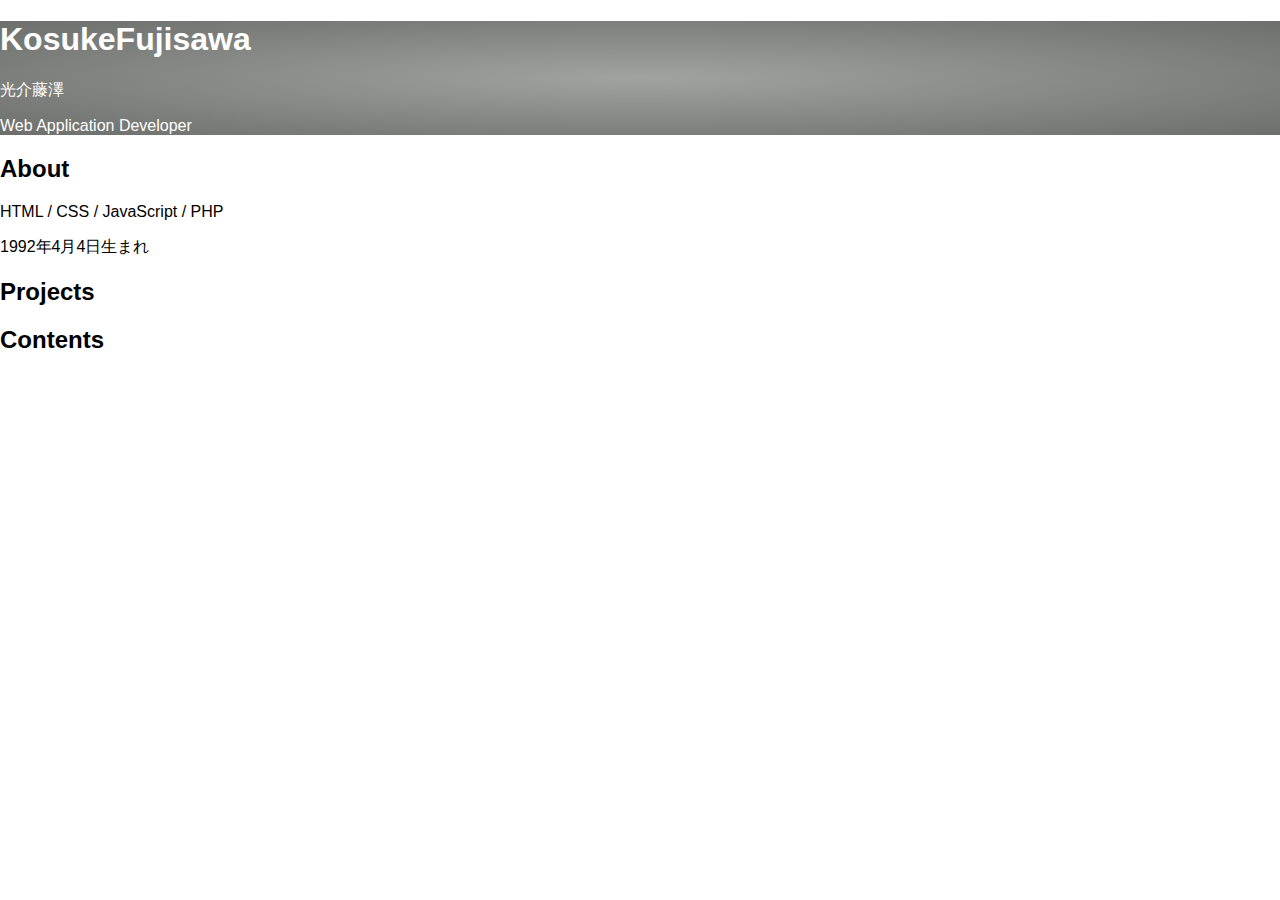
<file: index.html>
<!DOCTYPE html>
<html lang="en">
<head>
    <meta charset="UTF-8">
    <meta http-equiv="X-UA-Compatible" content="IE=edge">
    <meta name="viewport" content="width=device-width, initial-scale=1.0">
    <title>PORTFORIO</title>
    <meta name="description" content="藤澤　光介の自己紹介">
    <link rel="stylesheet" href="style.css">
</head>
<body>
    <header>

    </header>
    <div>
        <div class="top-section">
            <h1>KosukeFujisawa</h1>
            <p>光介藤澤</p>
            <p>Web Application Developer</p>
        </div>
        <div class="about-section">
            <h2>About</h2>
            <p>HTML / CSS / JavaScript / PHP </p>
            <p>1992年4月4日生まれ</p>
        </div>
        <div class="projects-section">
            <h2>Projects</h2>
        </div>
        <div class="contens-section">
            <h2>Contents</h2>
        </div>
    </div>
    <footer>
        <h2></h2>        
    </footer>
</body>
</html>
</file>
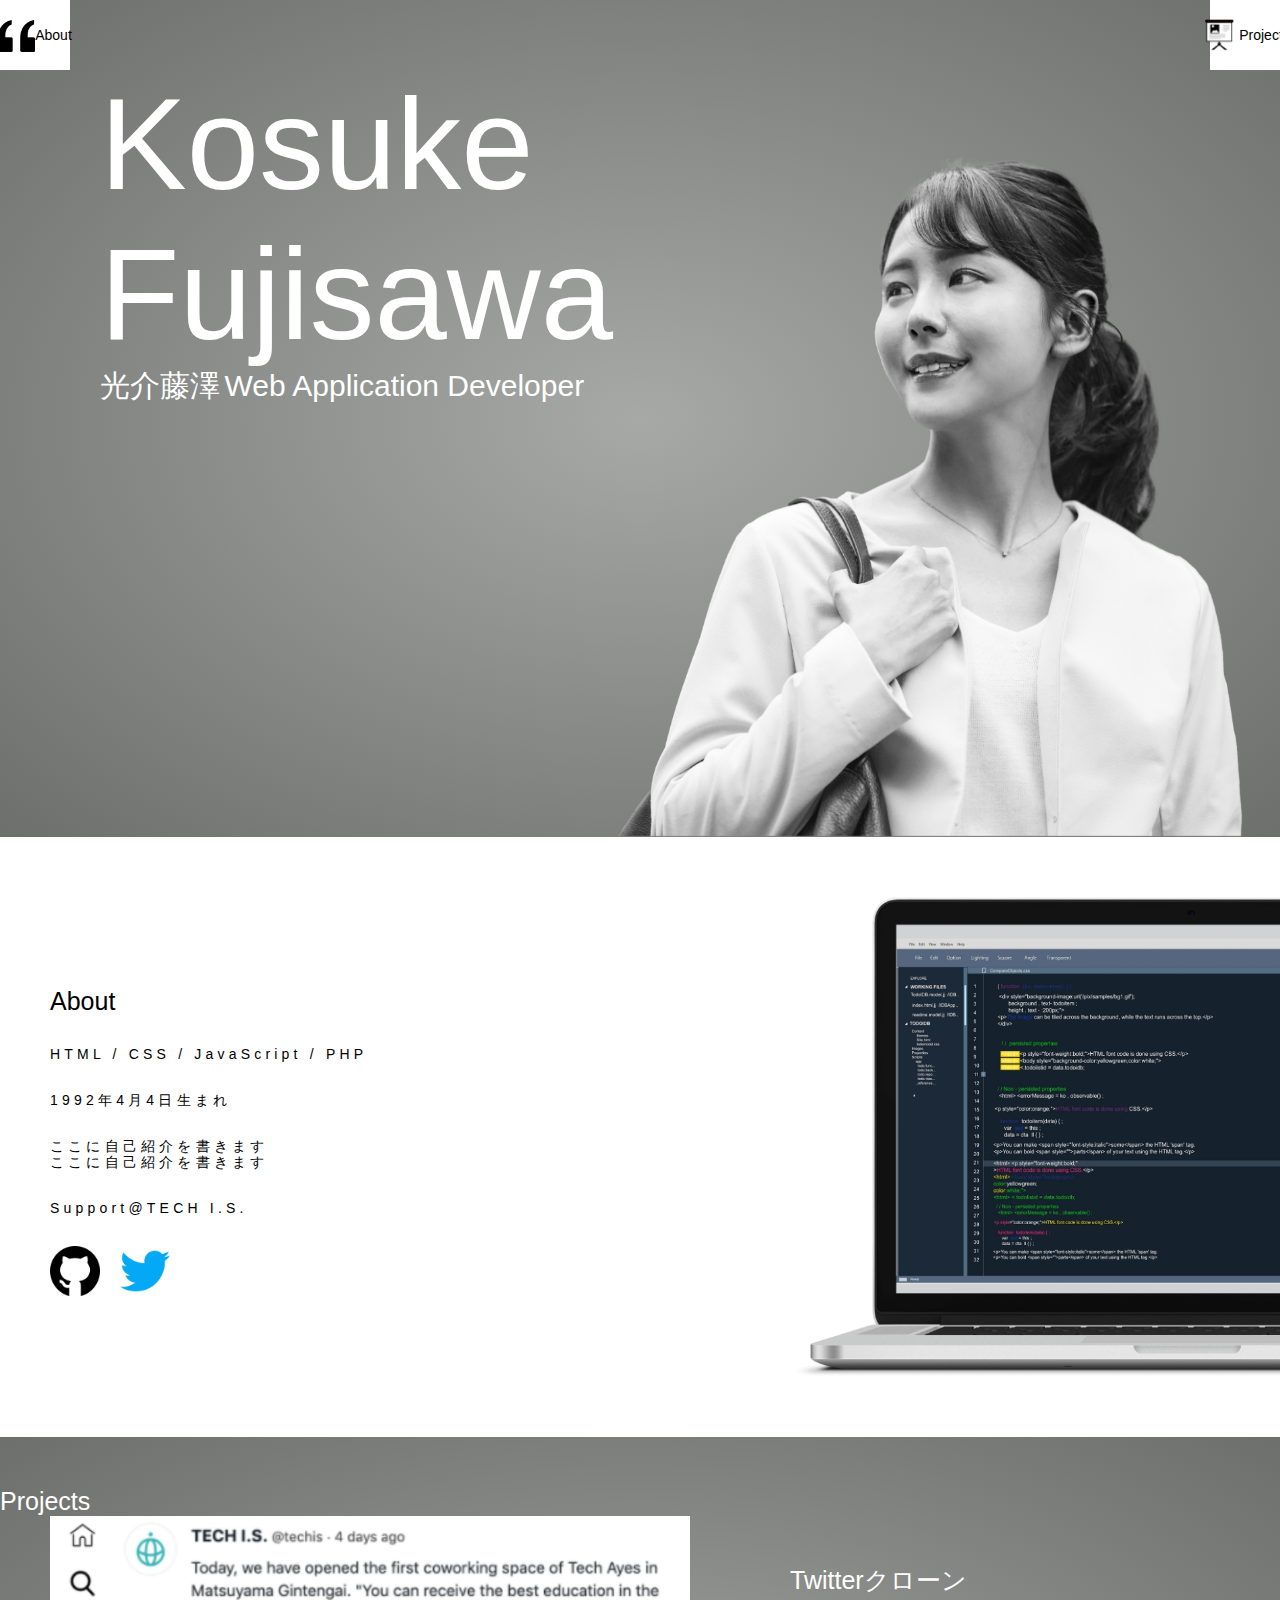
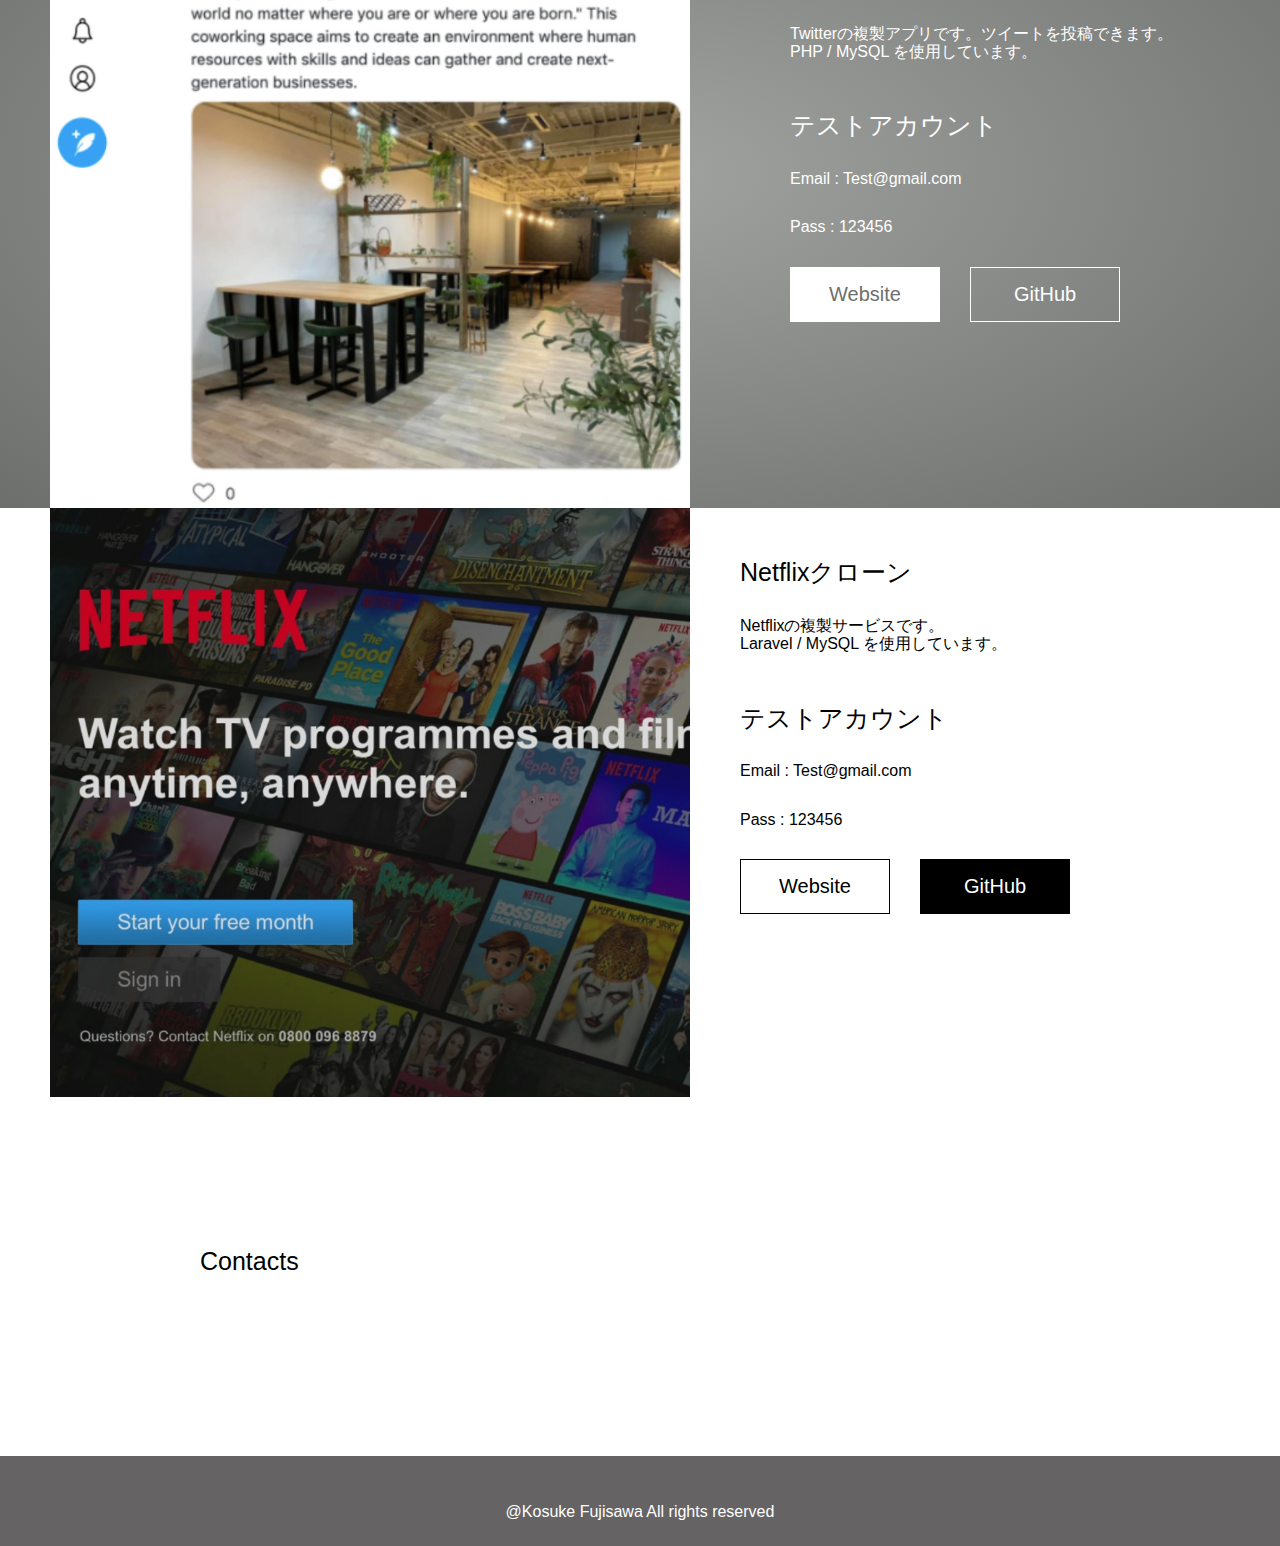
<file: HTML/index.html>
<!DOCTYPE html>
<html lang="en">
<head>
    <meta charset="UTF-8">
    <meta http-equiv="X-UA-Compatible" content="IE=edge">
    <meta name="viewport" content="width=device-width, initial-scale=1.0">
    <title>PORTFORIO</title>
    <meta name="description" content="藤澤　光介の自己紹介">
    <link rel="stylesheet" href="../Layout/reset.css">
    <link rel="stylesheet" href="../Layout/style.css">
</head>
<body>
    <header>

    </header>
    <div class="main-block">
<!--トップコンテンツ開始-->
        <article style="background:radial-gradient(#A7A9A6,#6D6F6C) ;"  class = "top-article">
            <div class="top-icon">
                <div class="top-icon-right">
                    <a href="#"> <img src="../img/top_icon.png" alt="Aboutへリンク"> </a>
                    <p>About</p>
                </div>
                <div class="top-icon-left">
                    <a href="#"> <img src="../img/pc_icon.png" alt="Projectsへリンク"> </a>
                    <p>Projects</p>
                </div>
            </div>
            <div class="top-main">
                <div class="top-profile">
                    <h1>Kosuke<span>Fujisawa</span></h1>
                    <p>光介藤澤</p>
                    <p>Web Application Developer</p>
                </div>
                <div class="top-picture">
                    <img src="../img/photo.png" alt="">
                </div>
            </div>
        </article>
<!--ABOUTコンテンツ開始-->
        <article class="about-article">
            <div class="about-right">
                <h2>About</h2>
                <p>HTML / CSS / JavaScript / PHP </p>
                <p>1992年4月4日生まれ</p>
                <p>ここに自己紹介を書きます<br>ここに自己紹介を書きます</p>
                <p>Support@TECH I.S.</p>
                <div class="icon-about">
                    <a href=""><img src="../img/github.png" alt="GitHubへリンク"></a>
                    <a href=""></a><img src="../img/twitter .png" alt="Twitterへリンク"></a>
                </div>
            </div>
            <img class="pc-img" src="../img/pc_picture.jpg" alt="PC画像">
        </article>
<!--プロジェクトコンテンツ開始-->
        <article class="projects-article">
<!--twitterクローン開始-->
            <section class="twitter-clone">
                <h2>Projects</h2>
                <div class="twitter-block">
                    <div class="twitter-img-box">
                        <div class="twitter-img">
                            <img class="twitter-sidebar" src="../img/twitter_sidebar.png" alt="Twitterクローン画像">
                            <img class="twitter-screenshot" src="../img/twitter_screenshot.png" alt="Twitterクローン画像">
                        </div>
                    </div>
                    <div class="twitter-main">
                        <h2>Twitterクローン</h2>
                        <p>Twitterの複製アプリです。ツイートを投稿できます。<br>PHP / MySQL を使用しています。</p>
                        <h2>テストアカウント</h2>
                        <p>Email : Test@gmail.com</p>
                        <p>Pass : 123456</p>
                        <div class="btn-link">
                            <a class="twitter-website-btn" href="">Website</a>
                            <a class="twitter-github-btn" href="">GitHub</a>
                        </div>
                    </div>
                </div>
            </section>
<!--Netflixクローン開始-->
            <section class="netflix-clone">
                <div class="netflix-block">
                    <div class="netflix-img">
                        <img src="../img/NETFLIX_picture.jpg" alt="Netflixクローン画像">
                    </div>
                    <div class="netflix-main">
                        <h2>Netflixクローン</h2>
                        <p>Netflixの複製サービスです。<br>Laravel / MySQL を使用しています。</p>
                        <h2>テストアカウント</h2>
                        <p>Email : Test@gmail.com</p>
                        <p>Pass : 123456</p>
                        <div class="btn-link">
                            <a class="netflix-website-btn" href="">Website</a>
                            <a class="netflix-github-btn" href="">GitHub</a>
                        </div>
                    </div>
                </div>
            </section>
        </article>
<!--問合せ-->
        <article class="contacts-article">
            <h2>Contacts</h2>
            <div class="tell">
                <img src="../img/smartphone_icon.svg" alt="スマートフォン画像"> 
                <a href="">+12 345 6789</a>       
            </div>
            <div class="mail">
                <img src="../img/mail_icon.svg" alt="メール画像"> 
                <a href="">Support@tecgis.io</a> 
            </div>
        </article>
    </div>  
<!--フッター-->
    <footer>
        <p>@Kosuke Fujisawa All rights reserved</p>
    </footer>
</body>
</html>
</file>
<file: style.css>
@charset "UTF-8";

/*画面のスタイルシート*/
body {
    font-family : "Noto sans JP",sans-serif ;
    margin : 0 ;
    min-width : 1026px ;
}

.top-section {
    background : radial-gradient(#A1A3A0,#6D6F6C) ;
    color : #FFFFFF ;
}

.top-section span {
    display : block ;
}
</file>
<file: Layout/style.css>
@charset "UTF-8"; /*画面のスタイルシート*/
body {
    font-family : "Noto sans JP",sans-serif ;
    margin : 0 ;
}

/*共通のスタイルシート*/
h2 {
    font-size: 25px;
    margin: 50px 0 0 0px;
}

p {
    font-size: 30px;
    margin: 30px 0;
}

a {
    width: auto;
    font-size: 30px;
    text-decoration: none;
}

.btn-link {
    display: flex;
    justify-content: space-between;
    width: 330px;
}

/*トップ開始*/
.top-article {
    background : radial-gradient(#A1A3A0,#6D6F6C);
    color : #FFFFFF;
    height: 93vh;
    margin: 0px;
    overflow: hidden;
    display: flex;
    flex-direction: column;
    justify-content: space-between;
}

.top-article span {
    display : block ;
}

.top-icon {
    height: auto;
    display: flex;
    justify-content: space-between;
    width: 100%;
}

.top-icon-left {
    display: flex;
    justify-content: center;
    align-items: center;
    text-align: center;
    background-color: #fff;
    font-size: 20px;
    color: #000;
    width: 70px;
    height: 70px;
    padding: 10px 0;
}

.pc {
    display: block !important;
}

.sp {
    display: none !important;
}

.top-icon-right {
    background-color: #fff;
    display: flex;
    justify-content: center;
    align-items: center;
    text-align: center;
    font-size: 20px;
    color: #000;
    height: 70px;
    width: 70px;
    padding: 10px 0;
}

.icon-box {
    text-align: center;
}

.top-icon p {
    font-size: 14px;
    margin: 0;
}

.top-main {
    height: 100%;
    display: flex;
    justify-content: space-between;
    position: relative;
}

.top-profile {
    padding: 0 0 0 100px;
    overflow: visible;
    position: absolute;
    left: 0;
    z-index: 1;
}

.top-profile h1 {
    margin: 0;
    font-size: 130px;
}

.top-profile p {
    display: inline;
    margin: 0;
    font-size: 30px;
    font-weight: 100;
    letter-spacing: 0;
}

.top-picture {
    width: 65%;
}

.top-picture img {
    width: 100%;
    position: absolute;
    bottom: 0;
    right: 0;
    max-width: 700px;
}

.top-article .top-main .top {
    width: 100%;
    left: 500px;
    top: 40px;
    height: auto;
    object-fit: contain;
    max-width: 2000px;
}

/*about-css開始*/
.about-article {
    display: flex;
    overflow: hidden;
    height: 600px;
    position: relative;
}

.about-article h1 {
    margin: 30px 0;
}

.about-article p {
    font-size: 14px;
    letter-spacing: 0.3em;
}

.about-right {
    margin-left: 50px;
    width: auto;
    padding: 100px 0 0 0;
    z-index: 1;
}

.icon-about {
    width: auto;
    display: flex;
    justify-content: left;
}

.icon-about img {
    width: 50px;
    margin: 0 20px 0 0;
}

.pc-img {
    height: 100%;
    position: absolute;
    right: -355px;
}

/*プロジェクト*/
.projects-article {
    height: auto;
}

/*twitterクローン*/
.twitter-clone {
    background : radial-gradient(#A1A3A0,#6D6F6C);
    color : #FFFFFF;
    height: 50%;
    display: flex;
    flex-direction: column;
    justify-content: space-between;
}

.projects-title {
    margin: 50px 0 50px 50px;
}

.twitter-block {
    display: flex;
    height: 80%;
}

.twitter-img-box {
    width: 50%;
    display: flex;
    align-items: flex-end;
    margin: 0 50px;
}

.twitter-img {
    background-color: #fff;
    display: flex;
    justify-content: center;
    align-items: flex-start;
}

.twitter-img .twitter-sidebar {
    width: 10%;
}

.twitter-img .twitter-screenshot {
    width: 90%;
    max-width: 800px;
}

.twitter-main {
    height: 100%;
    padding: 0 50px;
}

.twitter-main p {
    font-size: 16px;
}

.twitter-website-btn {
    text-align: center;
    width: 150px;
    padding: 15px 10px;
    background-color: #fff;
    color: #6D6F6C;
    border: solid 1px #fff;
    font-size: 20px;
}

.twitter-github-btn {
    text-align: center;
    font-size: 20px;
    width: 150px;
    padding: 15px 10px;
    color: #fff;
    border: solid 1px #fff;
}

/*Netflixクローン*/
.netflix-clone {
    height: 50%;
}

.netflix-block {
    height: 80%;
    display: flex;
}

.netflix-img {
    width: 50%;
    display: flex;
    align-items: flex-start;
    margin: 0 0 0 50px;
}

.netflix-img img {
    width: 100% ;
}

.netflix-main {
    height: 100%;
    width: min-content;
    margin-left: 50px;
}

.netflix-main p {
    font-size: 16px;
}

.netflix-website-btn {
    text-align: center;
    width: 150px;
    padding: 15px 15px;
    font-size: 20px;
    background-color: none;
    color: #000000;
    border: solid 1px #000000;
}

.netflix-github-btn {
    text-align: center;
    width: 150px;
    padding: 15px 15px;
    font-size: 20px;
    background-color: #000000;
    color: #fff;
    border: solid 1px #000000;
}

/*お問合せ*/
.contacts-article {
    height: 50%;
    margin-top: 100px;
    display: flex;
    flex-direction: column;
    padding: 0 200px;
    /* background-color: #2F2F2F; */
    /* color: #fff; */
}

.contacts-article img {
    width: 30px;
}

.contacts-article a {
    color: #fff;
    margin-left: 20px;
    font-size: 20px;
}

.tell {
    display: flex;
    align-items: center;
    margin: 50px 0 20px 0;
}

.tell a {
    width: auto;
    font-size: 20px;
}

.mail {
    display: flex;
    align-items: center;
    margin: 0 0 50px 0;
}

footer {
    background-color: #656363;
    color: #fff;
    text-align: center;
    height: 10vh;
    position: relative;
    margin: auto ;
}

footer p {
    position: absolute;
    top: 0;
    right: 0;
    bottom: 0;
    left: 0;
    width: 100%;
    line-height: 3.2rem;
    font-size: 16px;
}

/* スマホ用スタイルシート */
@media screen and (max-width: 844px) {
    /*共通のスタイルシート*/ h2 {
        font-size: 25px;
        margin: 30px 0 0 0px;
    }

    p {
        font-size: 30px;
        margin: 20px 0;
    }

    a {
        width: auto;
        font-size: 30px;
        text-decoration: none;
    }

    .btn-link {
        display: flex;
        justify-content: space-between;
        width: 250px;
        margin: 0 auto 20px auto;
    }

    /*トップ開始*/
    .top-article {
        background : radial-gradient(#A1A3A0,#6D6F6C);
        color : #FFFFFF;
        height: 85vh;
        margin: 0px;
        overflow: hidden;
        display: flex;
        flex-direction: column;
        justify-content: space-between;
    }

    .top-article span {
        display : block ;
    }

    .pc {
        display: none !important;
    }

    .sp {
        display: block !important;
        margin: 0 auto;
    }

    .top-icon {
        height: auto;
        display: flex;
        justify-content: space-between;
    }

    .top-icon-right {
        display: flex;
        justify-content: center;
        text-align: center;
        font-size: 20px;
        color: #fff;
        height: 70px;
        width: 70px;
        padding: 10px 0;
        background: none;
    }

    .top-icon-left {
        display: flex;
        justify-content: center;
        align-items: center;
        text-align: center;
        background: none;
        font-size: 20px;
        color: #fff;
        width: 70px;
        height: 70px;
        padding: 10px 0;
    }

    .icon-box {
        text-align: center;
    }

    .top-icon p {
        font-size: 14px;
        margin: 0;
    }

    .top-main {
        width: 100%;
        position: relative;
    }

    .top-profile {
        overflow: visible;
        width: 100%;
        margin: 0 auto;
        position: absolute;
        text-align: center;
        padding: 0;
    }

    .top-profile h1 {
        margin: 0;
        font-size: 80px;
    }

    .top-profile p {
        display: inline;
        margin: 0;
        font-size: 16px;
        font-weight: 100;
        letter-spacing: 0;
    }

    .top-picture {
        width: 100%;
    }

    .top-picture img {
        width: 100%;
        position: absolute;
        bottom: 0;
        max-width: 700px;
    }

    .top-article .top-main .top {
        width: 100%;
        left: 500px;
        top: 40px;
        height: auto;
        object-fit: contain;
        max-width: 2000px;
    }

    /*about-css開始*/
    .about-article {
        display: flex;
        flex-direction: column;
        align-items: center;
        overflow: hidden;
        height: 500px;
        text-align: center;
        position: relative;
        padding: 0 20px;
    }

    .about-article h1 {
        margin: 30px 0;
    }

    .about-article p {
        font-size: 14px;
        letter-spacing: 0.3em;
        display: inline-block;
        text-align: left;
    }

    .about-right {
        margin-left: 0px;
        width: auto;
        padding: 0px 0 0 0;
    }

    .icon-about {
        width: auto;
        display: flex;
        justify-content: center;
    }

    .icon-about img {
        width: 50px;
        margin: 0 20px 0 0;
    }

    .pc-img {
        display: none !important;
        height: 100%;
        position: absolute;
        right: -355px;
    }

    /*プロジェクト*/
    .projects-article {
        height: auto;
        text-align: center;
    }

    /*twitterクローン*/
    .twitter-clone {
        background : radial-gradient(#A1A3A0,#6D6F6C);
        color : #FFFFFF;
        height: 50%;
        display: flex;
        flex-direction: column;
        justify-content: flex-start;
    }

    .projects-title {
        margin: 20px 20px;
    }

    .twitter-block {
        display: flex;
        flex-direction: column;
        height: 80%;
    }

    .twitter-img-box {
        width: 80%;
        display: flex;
        align-items: flex-end;
        margin: 10px auto;
    }

    .twitter-img {
        background-color: #fff;
        display: flex;
        justify-content: center;
        align-items: flex-start;
    }

    .twitter-img .twitter-sidebar {
        width: 10%;
    }

    .twitter-img .twitter-screenshot {
        width: 90%;
        max-width: 800px;
    }

    .twitter-main {
        height: 100%;
    }

    .twitter-main p {
        font-size: 16px;
    }

    .twitter-website-btn {
        text-align: center;
        width: 100px;
        padding: 15px 10px;
        background-color: #fff;
        color: #6D6F6C;
        border: solid 1px #fff;
        font-size: 20px;
    }

    .twitter-github-btn {
        text-align: center;
        font-size: 20px;
        width: 100px;
        padding: 15px 10px;
        color: #fff;
        border: solid 1px #fff;
    }

    /*Netflixクローン*/
    .netflix-clone {
        height: 50%;
    }

    .netflix-block {
        height: 80%;
        display: flex;
    }

    .netflix-img {
        width: 50%;
        display: flex;
        align-items: flex-start;
        margin: 0 0 0 50px;
    }

    .netflix-img img {
        width: 100% ;
    }

    .netflix-main {
        height: 100%;
        width: min-content;
        margin-left: 50px;
    }

    .netflix-main p {
        font-size: 16px;
    }

    .netflix-website-btn {
        text-align: center;
        width: 100px;
        padding: 15px 15px;
        font-size: 20px;
        background-color: none;
        color: #000000;
        border: solid 1px #000000;
    }

    .netflix-github-btn {
        text-align: center;
        width: 100px;
        padding: 15px 15px;
        font-size: 20px;
        background-color: #000000;
        color: #fff;
        border: solid 1px #000000;
    }

    /*お問合せ*/
    .contacts-article {
        height: 50%;
        margin-top: 100px;
        display: flex;
        flex-direction: column;
        background-color: #2F2F2F;
        color: #fff;
        padding: 0;
    }

    .contacts-article img {
        width: 30px;
    }

    .contacts-article a {
        color: #fff;
        margin-left: 20px;
        font-size: 20px;
    }

    .tell {
        display: flex;
        align-items: center;
        margin: 50px 0 20px 0;
    }

    .tell a {
        width: auto;
        font-size: 20px;
    }

    .mail {
        display: flex;
        align-items: center;
        margin: 0 0 50px 0;
    }

    footer {
        background-color: #656363;
        color: #fff;
        text-align: center;
        height: 10vh;
        position: relative;
        margin: auto ;
    }

    footer p {
        position: absolute;
        top: 0;
        right: 0;
        bottom: 0;
        left: 0;
        width: 100%;
        line-height: 3.2rem;
        font-size: 16px;
    }
}
</file>
